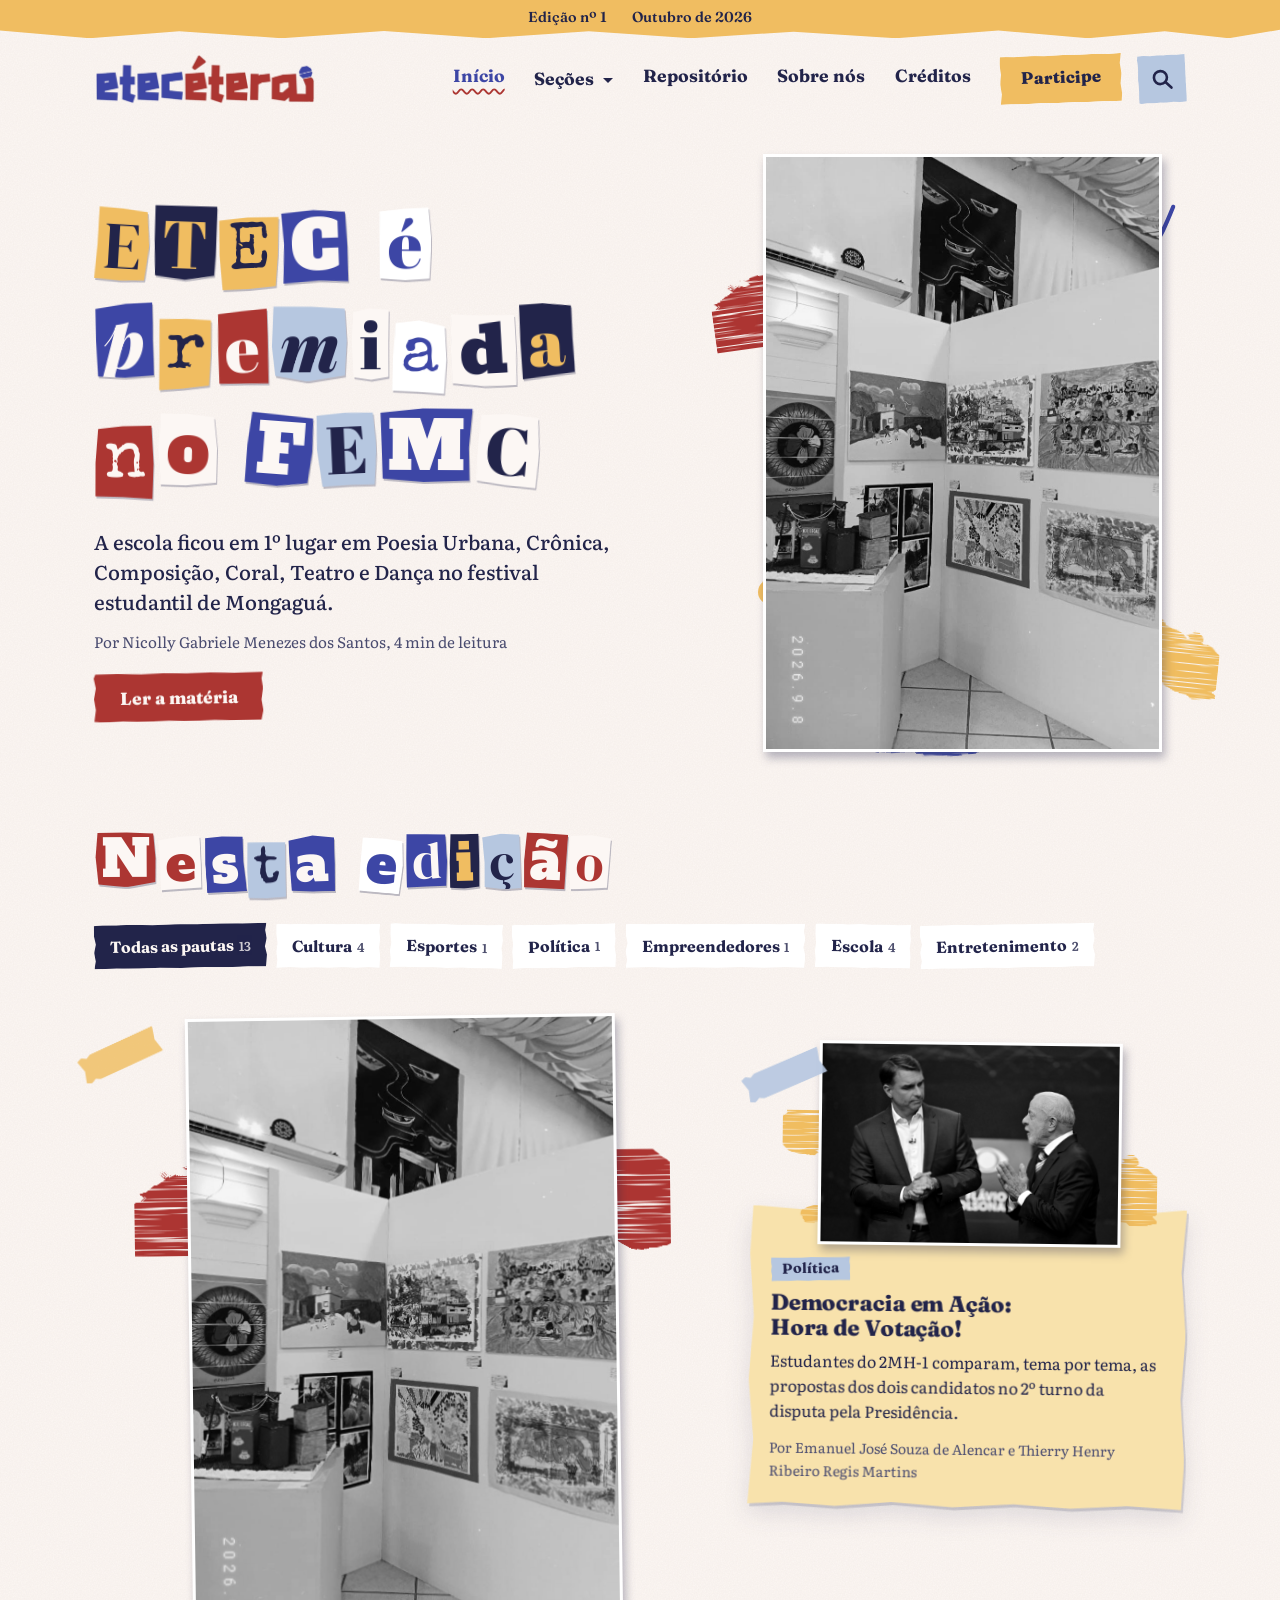
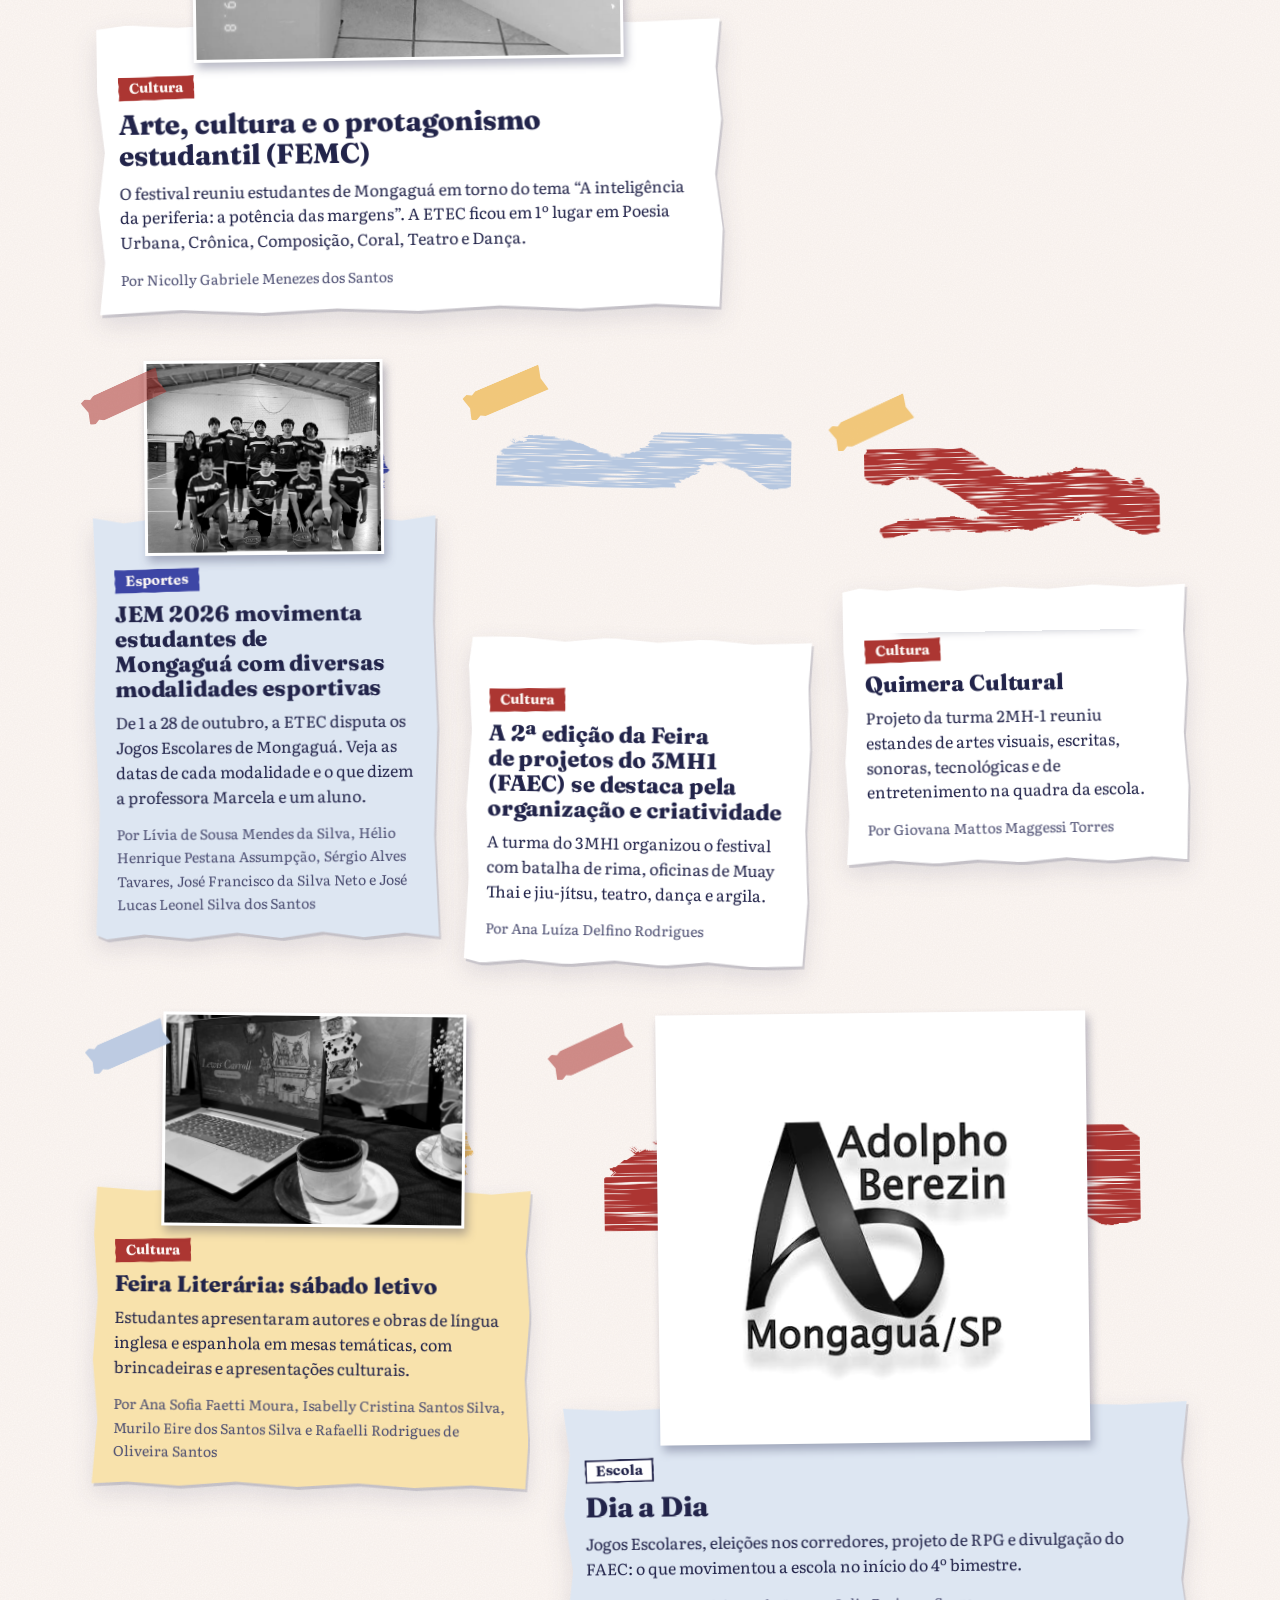
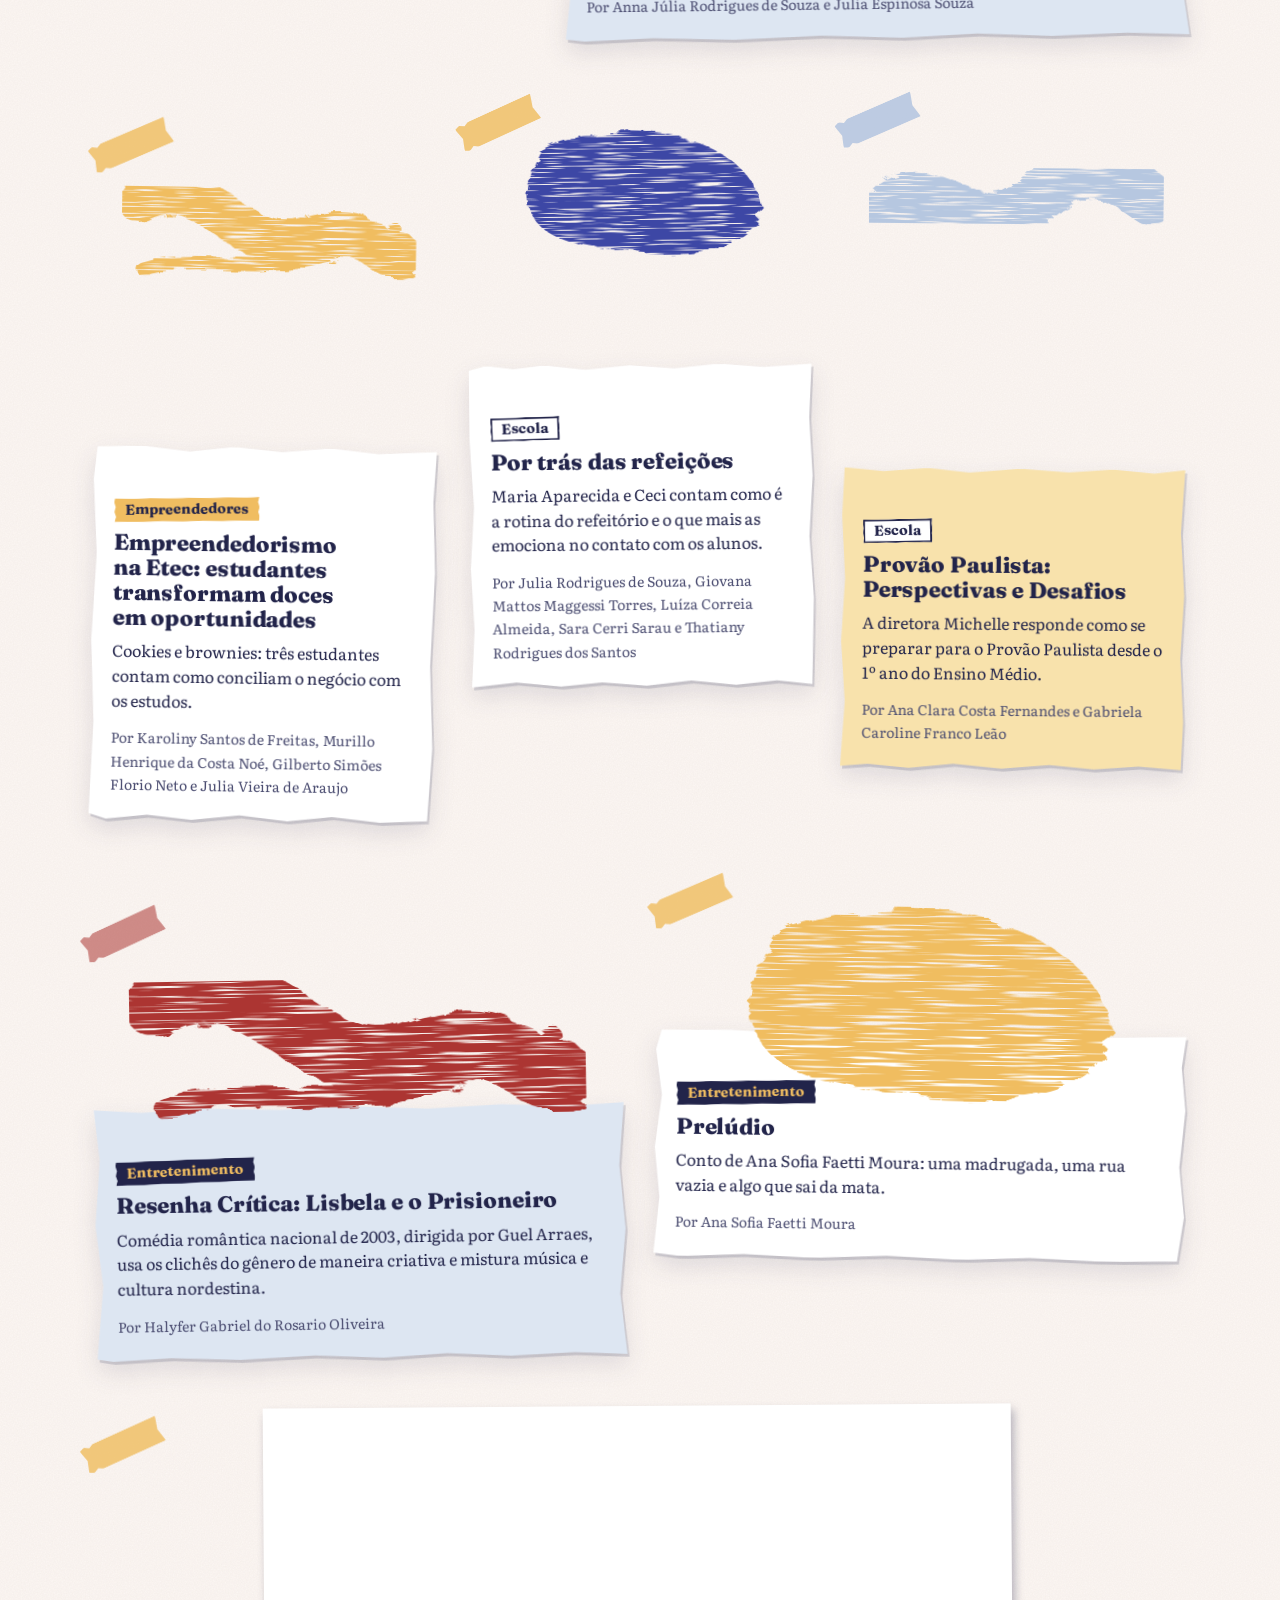
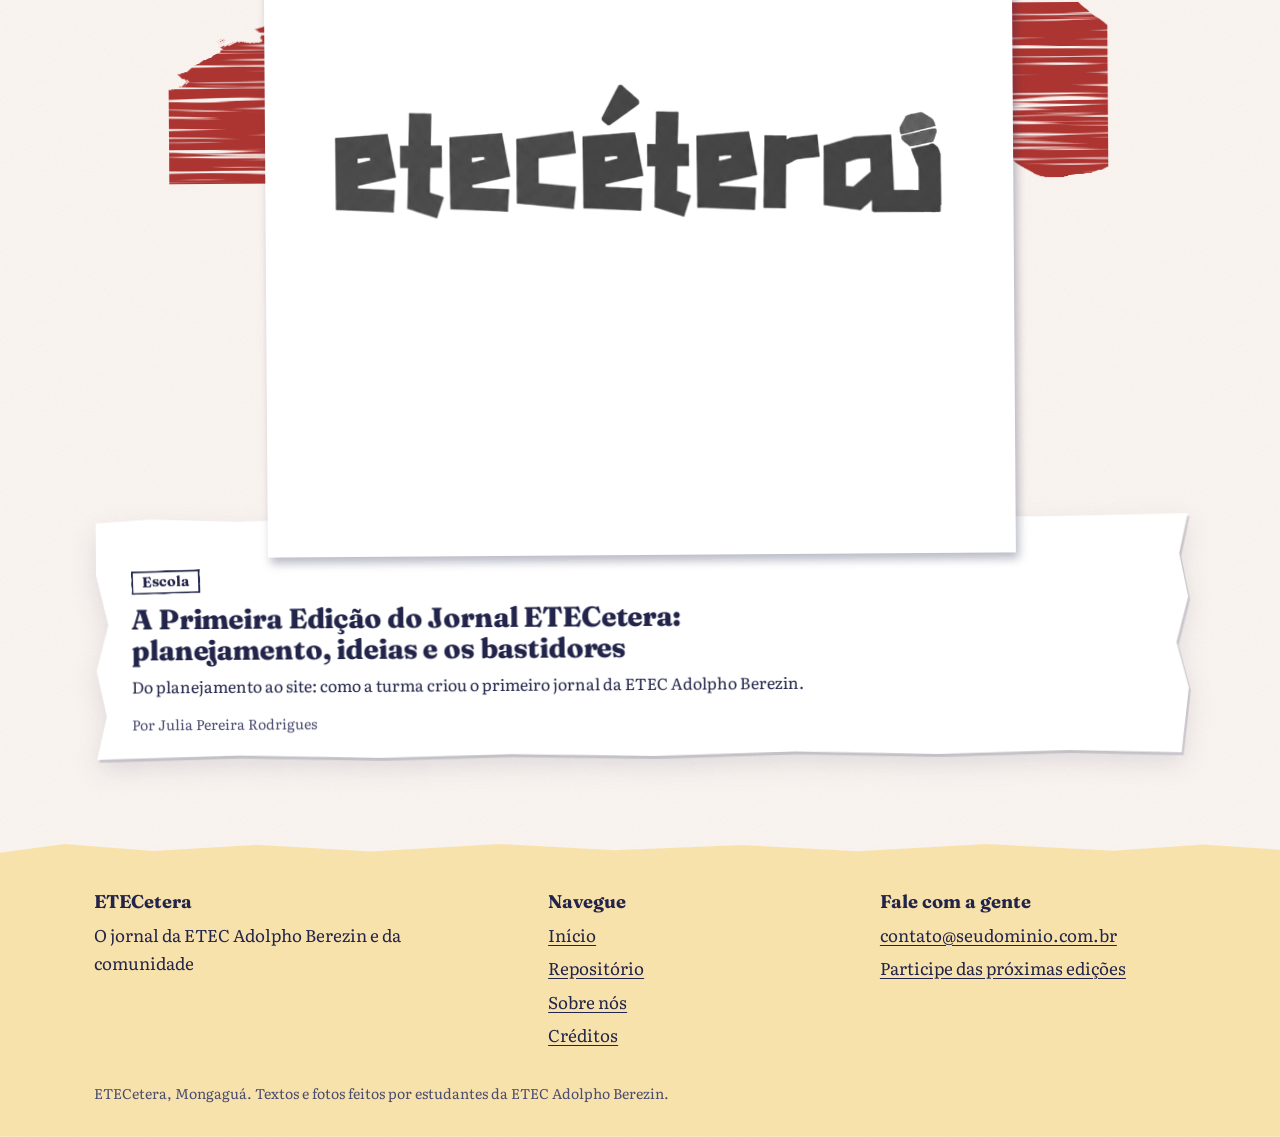
<file: ETECetera-site/site/index.html>
<!doctype html>
<html lang="pt-BR" data-fotos="pb">
<head>
<meta charset="utf-8">
<meta name="viewport" content="width=device-width, initial-scale=1">
<title>ETECetera | O jornal da ETEC Adolpho Berezin e da comunidade</title>
<meta name="description" content="Jornal da ETEC Adolpho Berezin e da comunidade de Mongaguá: cultura, esportes, política, empreendedores e a vida na escola.">
<meta name="theme-color" content="#FCF7F4">
<link rel="icon" href="data:image/svg+xml,%3Csvg xmlns='http://www.w3.org/2000/svg' viewBox='0 0 64 64'%3E%3Cpath d='M4 6 58 3 61 58 7 61Z' fill='%23AC3632'/%3E%3Ctext x='32' y='47' font-size='42' font-weight='900' text-anchor='middle' font-family='Georgia,serif' fill='%23FCF7F4'%3Ee%3C/text%3E%3C/svg%3E">
<link rel="preconnect" href="https://fonts.googleapis.com">
<link rel="preconnect" href="https://fonts.gstatic.com" crossorigin>
<link rel="stylesheet" href="https://fonts.googleapis.com/css2?family=Abril+Fatface&family=Alfa+Slab+One&family=Bevan&family=Caveat:wght@600;700&family=DM+Serif+Display&family=Fraunces:ital,opsz,wght@0,9..144,500..900;1,9..144,500..900&family=Literata:ital,opsz,wght@0,7..72,400..700;1,7..72,400..700&family=Playfair+Display:ital,wght@1,900&family=Special+Elite&display=swap">
<link rel="stylesheet" href="css/estilo.css">
</head>
<body data-pagina="inicio">
<main id="conteudo">
  <section class="miolo capa" id="capa" aria-label="Manchete da edição"></section>
  <section class="miolo pautas" id="pautas" aria-labelledby="titulo-pautas">
    <h2 class="pautas__titulo" id="titulo-pautas" data-recorte>Nesta edição</h2>
    <div class="filtros" id="filtros" role="group" aria-label="Filtrar pautas por seção"></div>
    <p class="filtros__estado" id="filtros-estado" aria-live="polite"></p>
    <div class="grade" id="grade"></div>
  </section>
</main>
<noscript><p class="noscript">Este site precisa do JavaScript ligado para mostrar as pautas. Ligue-o no navegador e atualize a página.</p></noscript>
<script src="js/dados.js"></script>
<script src="js/app.js"></script>
</body>
</html>
</file>
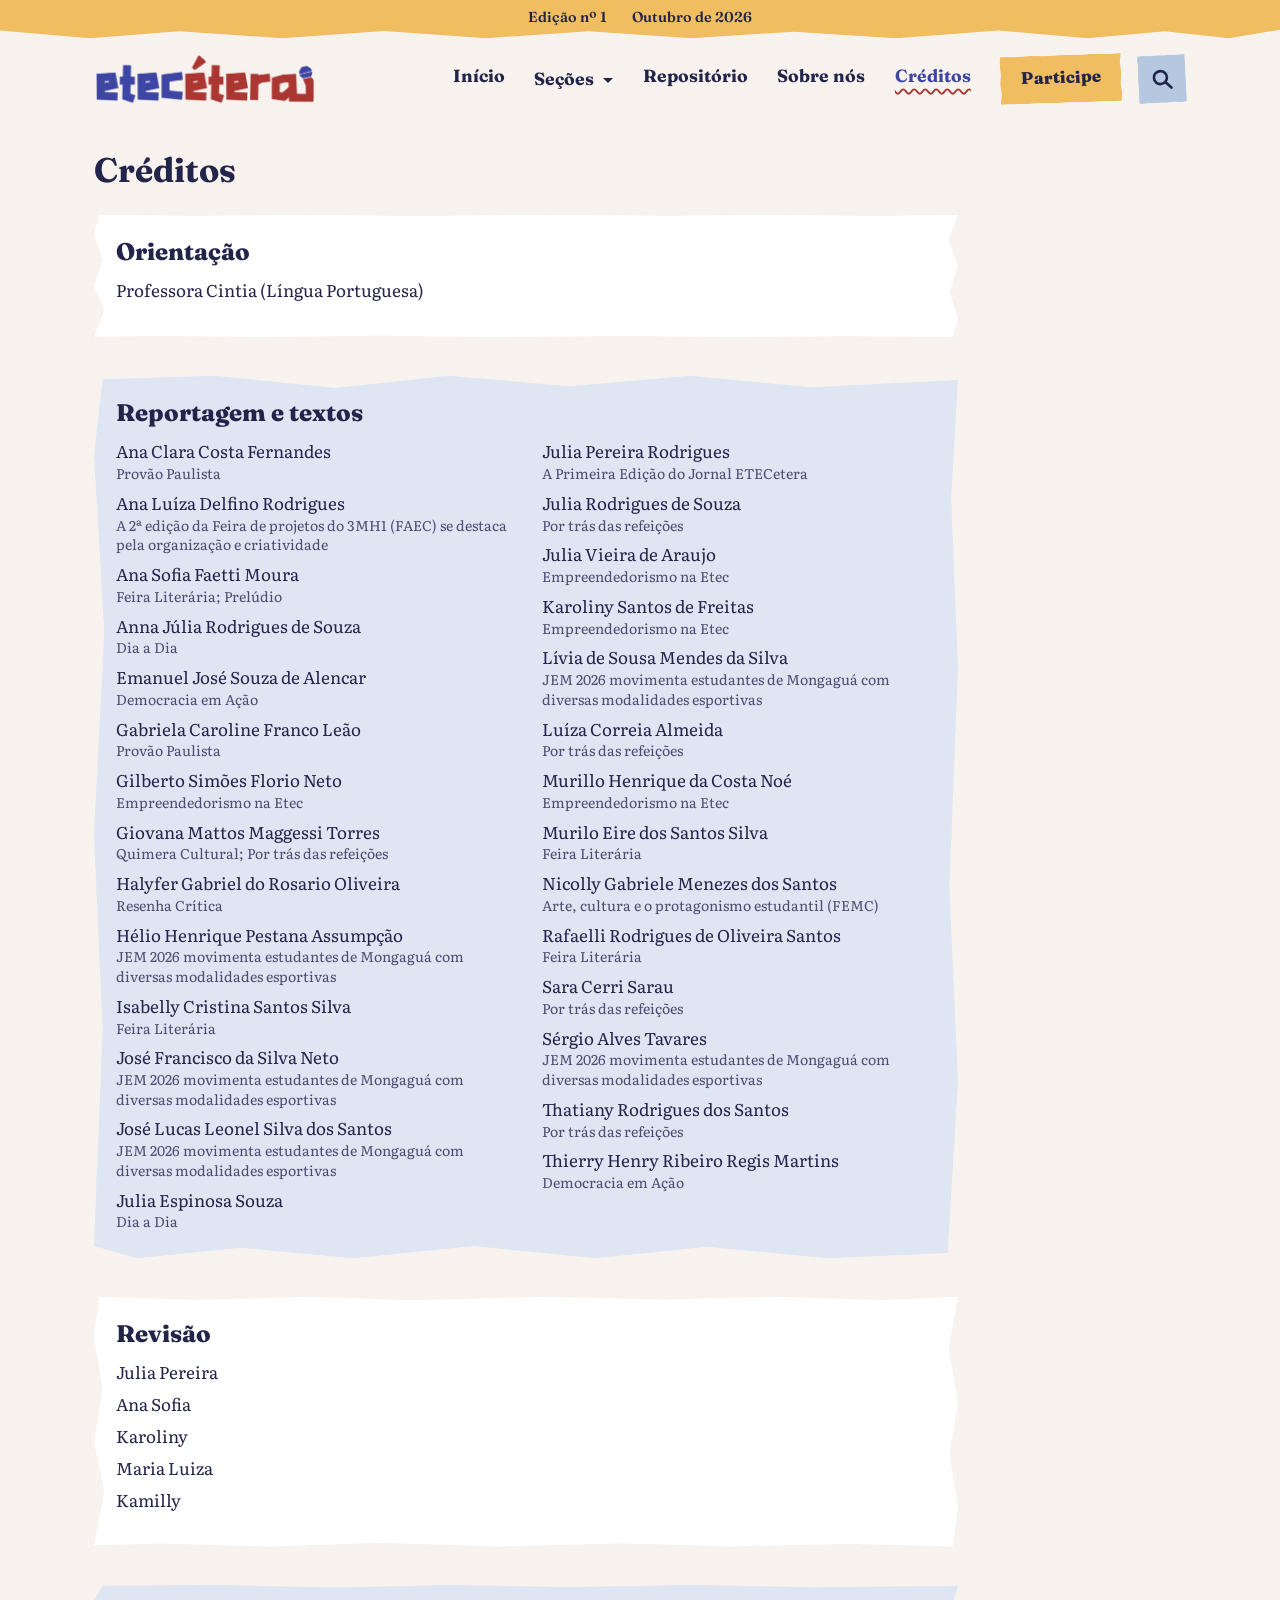
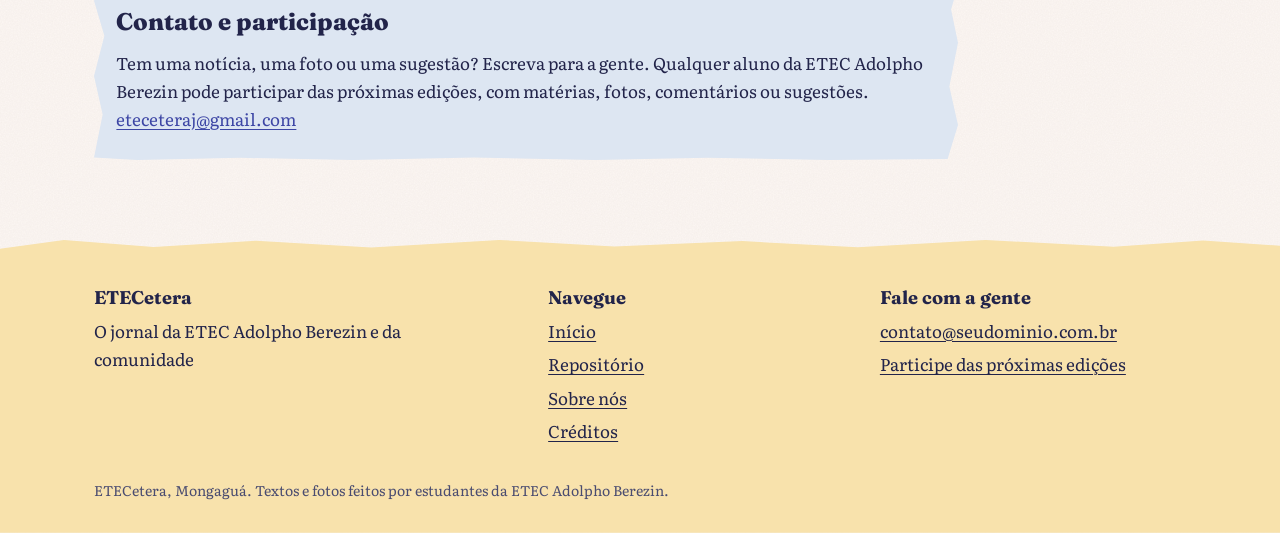
<file: ETECetera-site/site/creditos.html>
<!doctype html>
<html lang="pt-BR" data-fotos="pb">
<head>
<meta charset="utf-8">
<meta name="viewport" content="width=device-width, initial-scale=1">
<title>Créditos e contato | ETECetera</title>
<meta name="description" content="Quem fez o jornal ETECetera e como falar com a gente.">
<meta name="theme-color" content="#FCF7F4">
<link rel="icon" href="data:image/svg+xml,%3Csvg xmlns='http://www.w3.org/2000/svg' viewBox='0 0 64 64'%3E%3Cpath d='M4 6 58 3 61 58 7 61Z' fill='%23AC3632'/%3E%3Ctext x='32' y='47' font-size='42' font-weight='900' text-anchor='middle' font-family='Georgia,serif' fill='%23FCF7F4'%3Ee%3C/text%3E%3C/svg%3E">
<link rel="preconnect" href="https://fonts.googleapis.com">
<link rel="preconnect" href="https://fonts.gstatic.com" crossorigin>
<link rel="stylesheet" href="https://fonts.googleapis.com/css2?family=Abril+Fatface&family=Alfa+Slab+One&family=Bevan&family=Caveat:wght@600;700&family=DM+Serif+Display&family=Fraunces:ital,opsz,wght@0,9..144,500..900;1,9..144,500..900&family=Literata:ital,opsz,wght@0,7..72,400..700;1,7..72,400..700&family=Playfair+Display:ital,wght@1,900&family=Special+Elite&display=swap">
<link rel="stylesheet" href="css/estilo.css">
</head>
<body data-pagina="creditos">
<main id="conteudo">
  <div class="miolo pagina">
    <h1 class="pagina__titulo" data-recorte>Créditos</h1>
    <div class="creditos">
      <section aria-labelledby="c-orientacao">
        <h2 id="c-orientacao">Orientação</h2>
        <ul id="lista-orientacao"></ul>
      </section>
      <section aria-labelledby="c-autores">
        <h2 id="c-autores">Reportagem e textos</h2>
        <ul class="duas" id="lista-autores"></ul>
      </section>
      <section aria-labelledby="c-revisao">
        <h2 id="c-revisao">Revisão</h2>
        <ul id="lista-revisao"></ul>
      </section>
      <section id="contato" aria-labelledby="c-contato"> 
  <h2 id="c-contato">Contato e participação</h2> 
  <p>Tem uma notícia, uma foto ou uma sugestão? Escreva para a gente. Qualquer aluno da ETEC Adolpho Berezin pode participar das próximas edições, com matérias, fotos, comentários ou sugestões.</p> 
  <a id="contatoe" href="mailto:eteceteraj@gmail.com">eteceteraj@gmail.com</a> 
</section>

    </div>
  </div>
</main>
<noscript><p class="noscript">Este site precisa do JavaScript ligado para mostrar as pautas. Ligue-o no navegador e atualize a página.</p></noscript>
<script src="js/dados.js"></script>
<script src="js/app.js"></script>
</body>
</html>
</file>
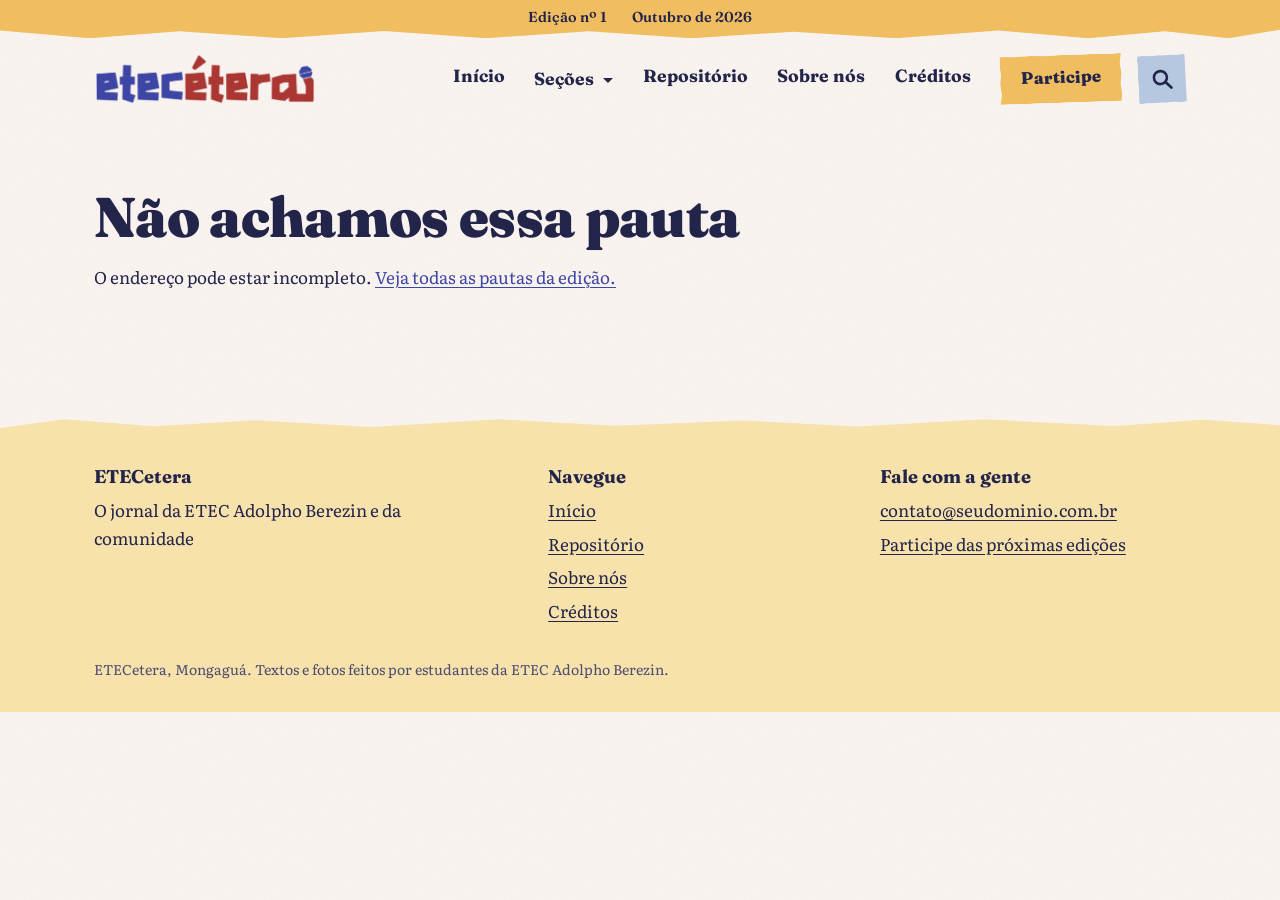
<file: ETECetera-site/site/materia.html>
<!doctype html>
<html lang="pt-BR" data-fotos="pb">
<head>
<meta charset="utf-8">
<meta name="viewport" content="width=device-width, initial-scale=1">
<title>Matéria | ETECetera</title>
<meta name="description" content="Leia a matéria completa no jornal ETECetera.">
<meta name="theme-color" content="#FCF7F4">
<link rel="icon" href="data:image/svg+xml,%3Csvg xmlns='http://www.w3.org/2000/svg' viewBox='0 0 64 64'%3E%3Cpath d='M4 6 58 3 61 58 7 61Z' fill='%23AC3632'/%3E%3Ctext x='32' y='47' font-size='42' font-weight='900' text-anchor='middle' font-family='Georgia,serif' fill='%23FCF7F4'%3Ee%3C/text%3E%3C/svg%3E">
<link rel="preconnect" href="https://fonts.googleapis.com">
<link rel="preconnect" href="https://fonts.gstatic.com" crossorigin>
<link rel="stylesheet" href="https://fonts.googleapis.com/css2?family=Abril+Fatface&family=Alfa+Slab+One&family=Bevan&family=Caveat:wght@600;700&family=DM+Serif+Display&family=Fraunces:ital,opsz,wght@0,9..144,500..900;1,9..144,500..900&family=Literata:ital,opsz,wght@0,7..72,400..700;1,7..72,400..700&family=Playfair+Display:ital,wght@1,900&family=Special+Elite&display=swap">
<link rel="stylesheet" href="css/estilo.css">
</head>
<body data-pagina="materia">
<main id="conteudo">
  <div class="materia" id="materia"></div>
</main>
<noscript><p class="noscript">Este site precisa do JavaScript ligado para mostrar as pautas. Ligue-o no navegador e atualize a página.</p></noscript>
<script src="js/dados.js"></script>
<script src="js/app.js"></script>
</body>
</html>
</file>
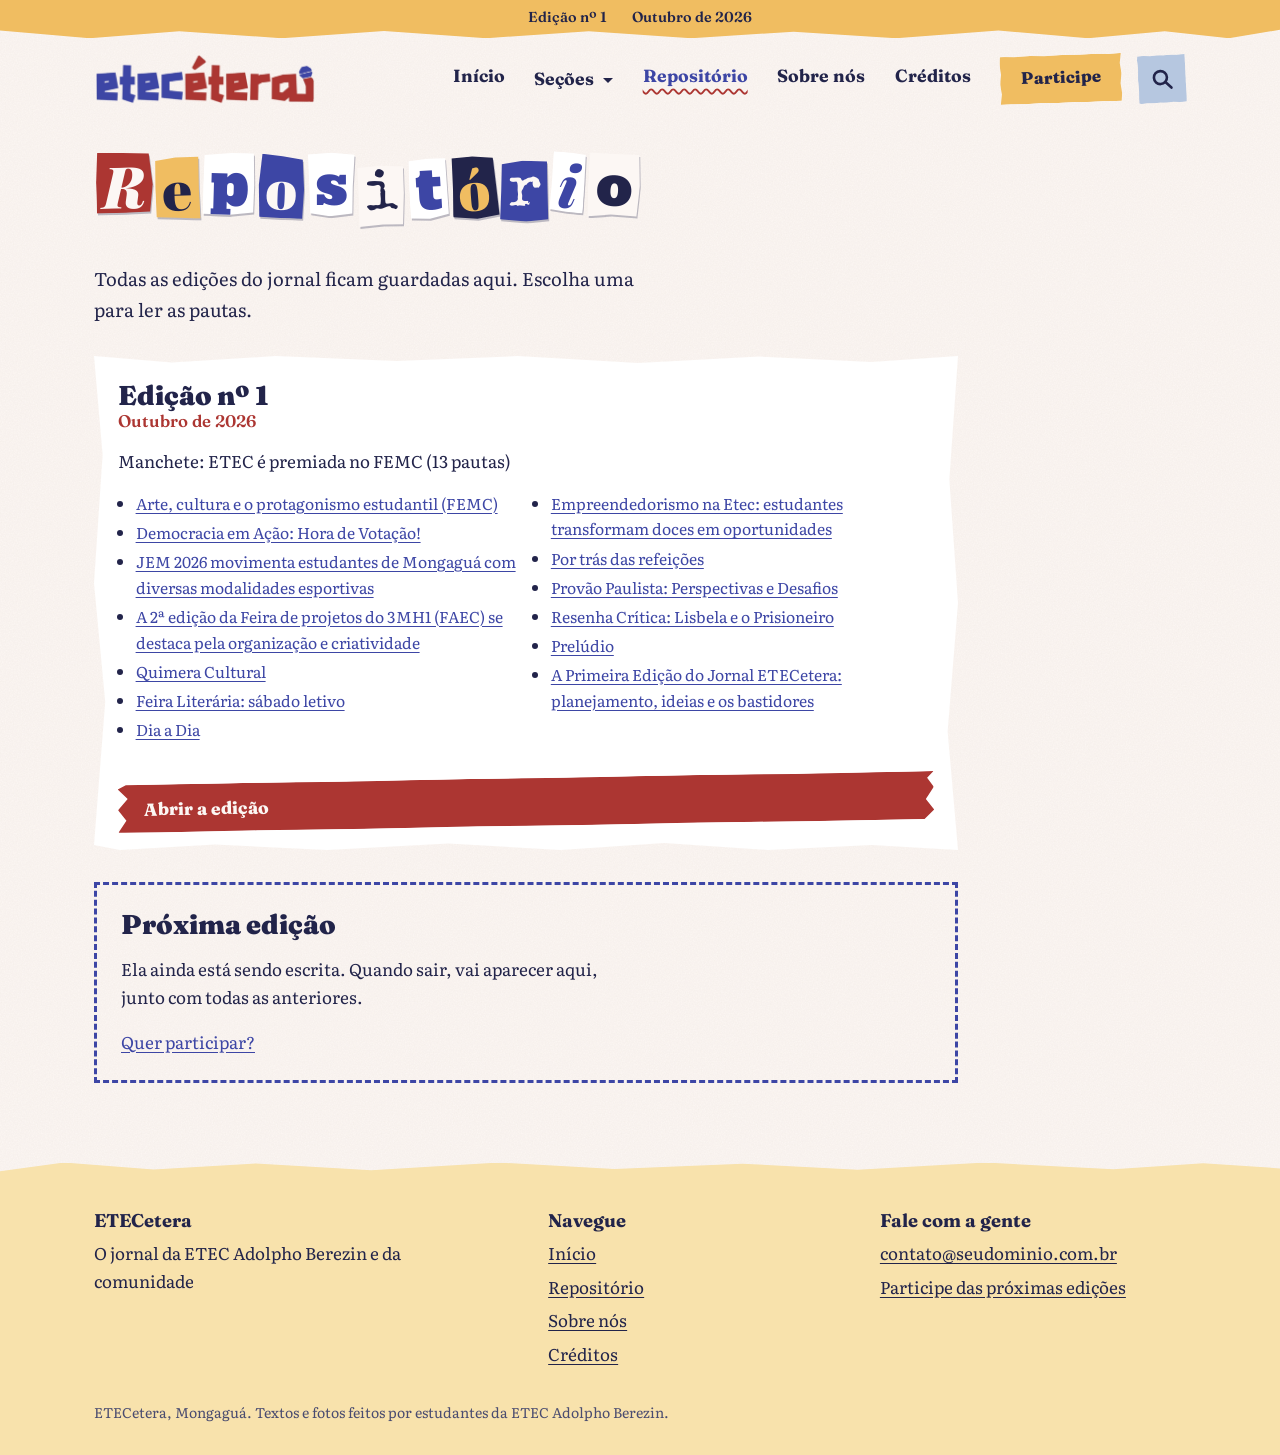
<file: ETECetera-site/site/repositorio.html>
<!doctype html>
<html lang="pt-BR" data-fotos="pb">
<head>
<meta charset="utf-8">
<meta name="viewport" content="width=device-width, initial-scale=1">
<title>Repositório | ETECetera</title>
<meta name="description" content="Todas as edições do jornal ETECetera.">
<meta name="theme-color" content="#FCF7F4">
<link rel="icon" href="data:image/svg+xml,%3Csvg xmlns='http://www.w3.org/2000/svg' viewBox='0 0 64 64'%3E%3Cpath d='M4 6 58 3 61 58 7 61Z' fill='%23AC3632'/%3E%3Ctext x='32' y='47' font-size='42' font-weight='900' text-anchor='middle' font-family='Georgia,serif' fill='%23FCF7F4'%3Ee%3C/text%3E%3C/svg%3E">
<link rel="preconnect" href="https://fonts.googleapis.com">
<link rel="preconnect" href="https://fonts.gstatic.com" crossorigin>
<link rel="stylesheet" href="https://fonts.googleapis.com/css2?family=Abril+Fatface&family=Alfa+Slab+One&family=Bevan&family=Caveat:wght@600;700&family=DM+Serif+Display&family=Fraunces:ital,opsz,wght@0,9..144,500..900;1,9..144,500..900&family=Literata:ital,opsz,wght@0,7..72,400..700;1,7..72,400..700&family=Playfair+Display:ital,wght@1,900&family=Special+Elite&display=swap">
<link rel="stylesheet" href="css/estilo.css">
</head>
<body data-pagina="repositorio">
<main id="conteudo">
  <div class="miolo pagina">
    <h1 class="pagina__titulo" data-recorte>Repositório</h1>
    <p style="max-width:34rem;margin-bottom:2rem;font-size:1.15rem">Todas as edições do jornal ficam guardadas aqui. Escolha uma para ler as pautas.</p>
    <div class="edicoes" id="edicoes"></div>
  </div>
</main>
<noscript><p class="noscript">Este site precisa do JavaScript ligado para mostrar as pautas. Ligue-o no navegador e atualize a página.</p></noscript>
<script src="js/dados.js"></script>
<script src="js/app.js"></script>
</body>
</html>
</file>
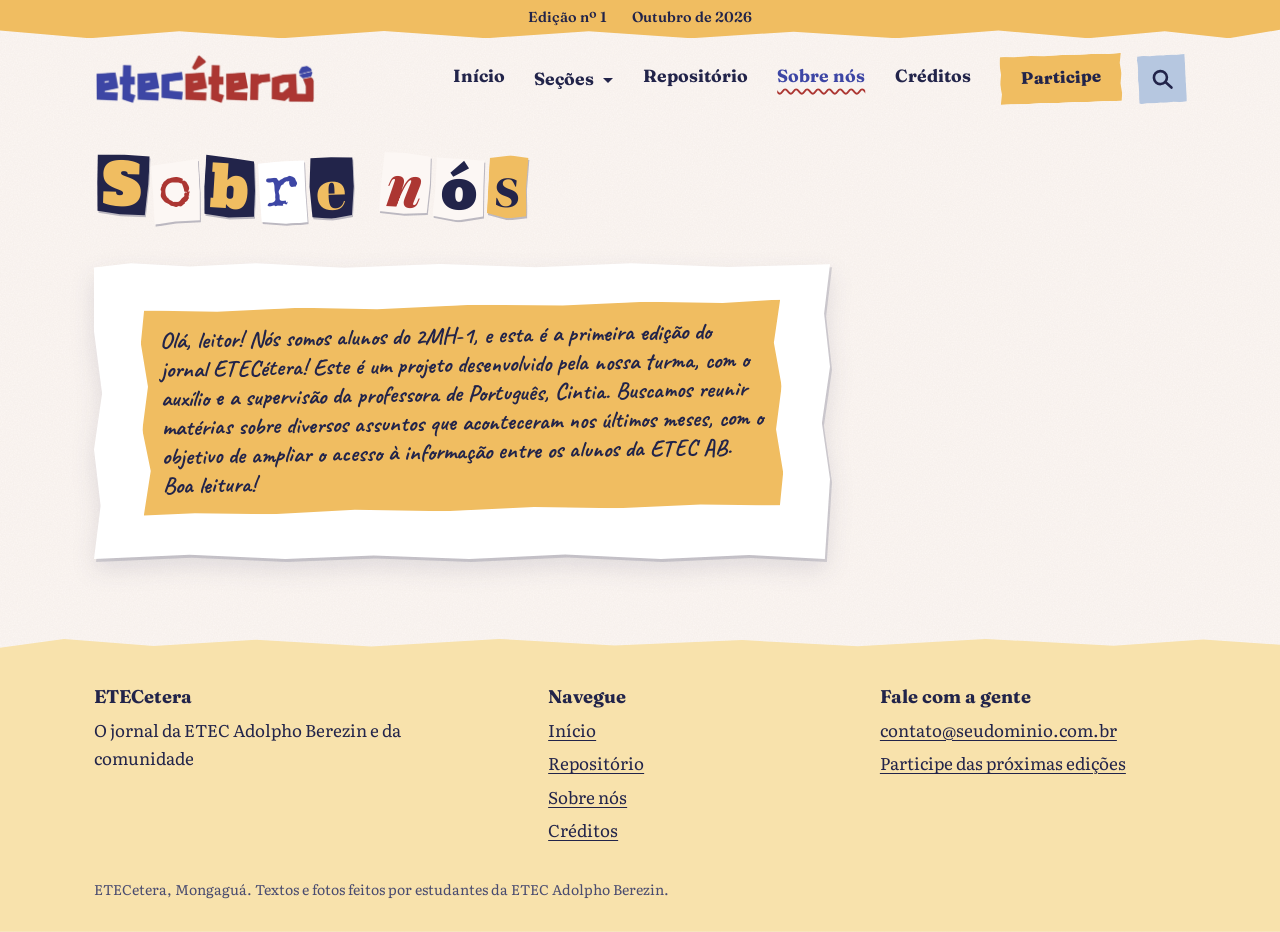
<file: ETECetera-site/site/sobre.html>
<!doctype html>
<html lang="pt-BR" data-fotos="pb">
<head>
<meta charset="utf-8">
<meta name="viewport" content="width=device-width, initial-scale=1">
<title>Sobre nós | ETECetera</title>
<meta name="description" content="A história do jornal ETECetera e da turma que o criou.">
<meta name="theme-color" content="#FCF7F4">
<link rel="icon" href="data:image/svg+xml,%3Csvg xmlns='http://www.w3.org/2000/svg' viewBox='0 0 64 64'%3E%3Cpath d='M4 6 58 3 61 58 7 61Z' fill='%23AC3632'/%3E%3Ctext x='32' y='47' font-size='42' font-weight='900' text-anchor='middle' font-family='Georgia,serif' fill='%23FCF7F4'%3Ee%3C/text%3E%3C/svg%3E">
<link rel="preconnect" href="https://fonts.googleapis.com">
<link rel="preconnect" href="https://fonts.gstatic.com" crossorigin>
<link rel="stylesheet" href="https://fonts.googleapis.com/css2?family=Abril+Fatface&family=Alfa+Slab+One&family=Bevan&family=Caveat:wght@600;700&family=DM+Serif+Display&family=Fraunces:ital,opsz,wght@0,9..144,500..900;1,9..144,500..900&family=Literata:ital,opsz,wght@0,7..72,400..700;1,7..72,400..700&family=Playfair+Display:ital,wght@1,900&family=Special+Elite&display=swap">
<link rel="stylesheet" href="css/estilo.css">
</head>
<body data-pagina="sobre">
<main id="conteudo">
  <div class="miolo pagina">
    <h1 class="pagina__titulo" data-recorte>Sobre nós</h1>
    <div class="folha-moldura">
      <div class="folha texto" id="texto-sobre">
        <!--
          COMO EDITAR ESTA PÁGINA
          Apague a nota amarela abaixo e cole o texto do grupo no lugar.
          Use <p>...</p> para cada parágrafo, <h2>...</h2> para subtítulos
          e <img src="imagens/nome-da-foto.png" alt="descrição da foto"> para imagens.
        -->
        <p class="nota-pendente">Olá, leitor!
Nós somos alunos do 2MH-1, e esta é a primeira edição do jornal ETECétera! Este é um projeto desenvolvido pela nossa turma, com o auxílio e a supervisão da professora de Português, Cintia.
Buscamos reunir matérias sobre diversos assuntos que aconteceram nos últimos meses, com o objetivo de ampliar o acesso à informação entre os alunos da ETEC AB.
Boa leitura!</p>
      </div>
    </div>
  </div>
</main>
<noscript><p class="noscript">Este site precisa do JavaScript ligado para mostrar as pautas. Ligue-o no navegador e atualize a página.</p></noscript>
<script src="js/dados.js"></script>
<script src="js/app.js"></script>
</body>
</html>
</file>
<file: ETECetera-site/site/css/estilo.css>
/* ETECetera — estilo de colagem
   Cores da identidade: creme #FCF7F4, vermelho #AC3632, azul #3D46A5, azul-claro #B6C7E0, amarelo #F0BD61.
   Feito para celular primeiro; telas maiores entram nos @media no fim de cada bloco. */

:root {
  --papel: #FCF7F4;
  --vermelho: #AC3632;
  --azul: #3D46A5;
  --ceu: #B6C7E0;
  --sol: #F0BD61;
  --tinta: #22244A;
  --tinta-suave: #4A4C70;
  --sol-claro: #F8E2AC;
  --ceu-claro: #DDE6F2;
  --branco: #FFFFFF;

  --f-titulo: "Fraunces", "Iowan Old Style", "Palatino Linotype", Georgia, serif;
  --f-texto: "Literata", "Charter", "Bitstream Charter", Georgia, serif;
  --f-mao: "Caveat", "Segoe Print", "Bradley Hand", cursive;

  --gut: clamp(16px, 4.5vw, 44px);
  --max: 1180px;

  /* contorno branco de adesivo + sombra */
  --borda-adesivo: drop-shadow(3px 0 0 #fff) drop-shadow(-3px 0 0 #fff) drop-shadow(0 3px 0 #fff) drop-shadow(0 -3px 0 #fff);
  --sombra-adesivo: drop-shadow(3px 6px 5px rgba(34, 36, 74, .32));
  --sombra-papel: drop-shadow(2px 3px 0 rgba(34, 36, 74, .16)) drop-shadow(0 10px 12px rgba(34, 36, 74, .12));

  /* recortes irregulares (bordas de papel rasgado) */
  --rasgo-1: polygon(0 1.4%, 5% 0, 13% 1.1%, 22% 0, 34% 1.5%, 47% .2%, 60% 1.3%, 73% 0, 86% 1.2%, 100% .3%, 99.2% 17%, 100% 35%, 98.9% 54%, 100% 73%, 99.3% 100%, 89% 98.7%, 77% 100%, 64% 98.5%, 51% 100%, 38% 98.8%, 26% 100%, 13% 98.6%, 0 100%, .9% 82%, 0 63%, 1.1% 44%, 0 23%);
  --rasgo-2: polygon(.6% 0, 12% 1.2%, 25% 0, 37% 1.4%, 52% 0, 66% 1.1%, 79% 0, 91% 1.3%, 100% 0, 98.9% 21%, 100% 42%, 99% 63%, 100% 84%, 99.4% 100%, 87% 98.9%, 74% 100%, 61% 98.7%, 47% 100%, 33% 98.5%, 20% 100%, 8% 98.8%, 0 99.5%, 1.2% 78%, 0 58%, 1% 37%, 0 16%);
  --rasgo-3: polygon(0 0, 9% 1.3%, 21% 0, 35% 1%, 49% 0, 63% 1.4%, 77% .1%, 90% 1.2%, 100% 0, 99% 25%, 100% 50%, 98.8% 76%, 100% 100%, 90% 99%, 78% 100%, 66% 98.6%, 54% 100%, 41% 98.7%, 27% 100%, 14% 98.9%, 3% 100%, 0 99%, 1.3% 70%, 0 46%, 1% 20%);
  --rasgo-4: polygon(1% .4%, 14% 0, 28% 1.4%, 41% 0, 55% 1.2%, 69% 0, 83% 1.3%, 100% .5%, 99.2% 14%, 100% 33%, 99% 58%, 100% 80%, 98.8% 99.4%, 85% 100%, 71% 98.7%, 58% 100%, 44% 98.6%, 30% 100%, 17% 98.8%, 5% 100%, 0 98.6%, 1% 74%, 0 52%, 1.2% 29%, 0 9%);
}

*, *::before, *::after { box-sizing: border-box; }
html { -webkit-text-size-adjust: 100%; scroll-behavior: smooth; }
body {
  margin: 0;
  font-family: var(--f-texto);
  font-size: 1.0625rem;
  line-height: 1.65;
  color: var(--tinta);
  background-color: var(--papel);
  /* fibras de papel, bem sutis */
  background-image: url("data:image/svg+xml,%3Csvg xmlns='http://www.w3.org/2000/svg' width='240' height='240'%3E%3Cfilter id='n'%3E%3CfeTurbulence type='fractalNoise' baseFrequency='.75' numOctaves='2' stitchTiles='stitch'/%3E%3CfeColorMatrix values='0 0 0 0 .42  0 0 0 0 .3  0 0 0 0 .2  0 0 0 .09 0'/%3E%3C/filter%3E%3Crect width='100%25' height='100%25' filter='url(%23n)'/%3E%3C/svg%3E");
  overflow-x: hidden;
}
img { max-width: 100%; }
main { overflow-x: clip; }
a { color: var(--azul); text-underline-offset: .2em; }
a:hover { color: var(--vermelho); }
h1, h2, h3, h4 { font-family: var(--f-titulo); line-height: 1.12; margin: 0; }
p { margin: 0; }
:focus-visible { outline: 3px solid var(--azul); outline-offset: 3px; box-shadow: 0 0 0 6px var(--sol); border-radius: 2px; }
.so-leitor { position: absolute !important; width: 1px; height: 1px; overflow: hidden; clip: rect(0 0 0 0); white-space: nowrap; }
.pular { position: absolute; left: 8px; top: -60px; z-index: 100; background: var(--tinta); color: var(--papel); padding: .6rem 1rem; }
.pular:focus { top: 8px; }
.miolo { width: 100%; max-width: var(--max); margin-inline: auto; padding-inline: var(--gut); }

/* ---------- faixa da edição ---------- */
.faixa {
  background: var(--sol);
  color: var(--tinta);
  font-family: var(--f-titulo);
  font-weight: 600;
  font-size: .9rem;
  display: flex; justify-content: center; gap: 1.6rem; flex-wrap: wrap;
  padding: .35rem var(--gut) .55rem;
  clip-path: polygon(0 0, 100% 0, 100% 78%, 96% 100%, 91% 82%, 85% 100%, 78% 80%, 70% 100%, 62% 83%, 54% 100%, 46% 82%, 38% 100%, 30% 81%, 22% 100%, 14% 82%, 7% 100%, 0 80%);
}

/* ---------- topo e menu ---------- */
.topo { position: relative; z-index: 20; }
.topo__linha { display: flex; align-items: center; justify-content: space-between; gap: 1rem; padding-block: .9rem .6rem; }
.logo { display: inline-flex; align-items: center; text-decoration: none; line-height: 1; }
.logo img { display: block; height: 44px; width: auto; }
.logo__texto { font-family: "Bevan", var(--f-titulo); font-size: 1.9rem; transform: rotate(-2deg); display: inline-block; }
.logo__texto b { color: var(--azul); font-weight: 400; }
.logo__texto i { color: var(--vermelho); font-style: normal; }

.menu-botao {
  appearance: none; border: 0; cursor: pointer;
  font: 700 1rem var(--f-titulo); color: var(--papel); background: var(--azul);
  padding: .65rem 1.1rem; min-height: 48px; order: 3;
  clip-path: var(--rasgo-3); transform: rotate(1.5deg);
}
.menu-botao[aria-expanded="true"] { background: var(--vermelho); }
.topo__linha { flex-wrap: wrap; }
.logo { order: 1; }
.lupa { order: 2; margin-left: auto; }
.nav { order: 4; flex-basis: 100%; display: none; padding-bottom: .8rem; }
.nav.aberto { display: block; }
.menu { list-style: none; margin: 0; padding: 0; width: 100%; }
.menu > li { margin-top: .45rem; position: relative; }
.menu a, .menu .menu__botao {
  display: block; width: 100%; text-align: left; text-decoration: none; cursor: pointer;
  font: 700 1.1rem var(--f-titulo); color: var(--tinta);
  background: var(--branco); border: 0; padding: .8rem 1rem; min-height: 48px;
  clip-path: var(--rasgo-1);
}
.menu li:nth-child(even) > a, .menu li:nth-child(even) > .menu__botao { background: var(--sol-claro); }
.menu a:hover, .menu .menu__botao:hover { color: var(--vermelho); }
.menu a[aria-current="page"] { background: var(--ceu-claro); color: var(--azul); text-decoration: underline wavy var(--vermelho) 2px; text-underline-offset: 6px; }
.menu__botao::after { content: ""; display: inline-block; margin-left: .55rem; border: .32em solid transparent; border-top-color: currentColor; border-bottom: 0; vertical-align: .12em; }
.menu__botao[aria-expanded="true"]::after { transform: rotate(180deg); }
.sub { list-style: none; margin: .35rem 0 0 1rem; padding: 0; display: none; }
.sub.aberto { display: block; }
.sub li + li { margin-top: .3rem; }
.menu .sub a { font-size: 1rem; background: var(--papel); padding: .6rem .9rem; border-left: 6px solid var(--cor, var(--azul)); clip-path: none; min-height: 44px; }

.lupa {
  appearance: none; border: 0; cursor: pointer; width: 48px; height: 48px; display: inline-grid; place-items: center;
  background: var(--ceu); color: var(--tinta); clip-path: var(--rasgo-4); transform: rotate(-3deg);
}
.lupa:hover { background: var(--sol); }
.lupa svg { width: 24px; height: 24px; }
.participe {
  display: inline-block; margin-top: .8rem; text-decoration: none; font: 800 1.05rem var(--f-titulo); color: var(--tinta);
  background: var(--sol); padding: .75rem 1.3rem; min-height: 48px; clip-path: var(--rasgo-2); transform: rotate(-2deg);
}
.participe:hover { color: var(--papel); background: var(--vermelho); }

@media (min-width: 62rem) {
  .menu-botao { display: none; }
  .topo__linha { flex-wrap: nowrap; padding-bottom: .9rem; }
  .logo { order: 1; }
  .nav { order: 2; display: flex; flex-basis: auto; align-items: center; gap: 1rem; padding: 0; margin-left: auto; }
  .lupa { order: 3; margin-left: 0; }
  .menu { display: flex; align-items: center; gap: .15rem; width: auto; }
  .menu > li { margin: 0; }
  .menu a, .menu .menu__botao {
    background: transparent !important; clip-path: none; padding: .55rem .85rem; min-height: 44px; width: auto; border-radius: 3px;
    transition: background-color .15s, transform .15s;
  }
  .menu a:hover, .menu .menu__botao:hover { background: var(--sol-claro) !important; transform: rotate(-1.5deg); }
  .menu a[aria-current="page"] { background: transparent !important; }
  .sub {
    position: absolute; left: 0; top: calc(100% + 6px); min-width: 15rem; margin: 0; padding: .8rem; z-index: 30;
    background: var(--branco); clip-path: var(--rasgo-1);
  }
  .menu .sub a { width: 100%; background: var(--papel) !important; }
  .menu .sub a:hover { background: var(--sol-claro) !important; transform: none; }
  .participe { margin: 0; }
  .logo img { height: 52px; }
}

/* ---------- busca (lupa) ---------- */
.busca { position: fixed; inset: 0; z-index: 60; background: rgba(34, 36, 74, .5); display: none; padding: 5vh var(--gut); overflow-y: auto; }
.busca.aberta { display: block; }
.busca__moldura { max-width: 42rem; margin: 0 auto; filter: var(--sombra-papel); }
.busca__painel { background: var(--papel); clip-path: var(--rasgo-2); padding: 1.4rem 1.3rem 1.6rem; }
.busca__topo { display: flex; align-items: center; justify-content: space-between; gap: 1rem; margin-bottom: .6rem; }
.busca__titulo { font-size: 1.4rem; font-weight: 800; }
.busca__fechar { appearance: none; border: 0; cursor: pointer; background: var(--vermelho); color: var(--papel); font: 700 1rem var(--f-titulo); padding: .5rem .9rem; min-height: 44px; clip-path: var(--rasgo-3); }
.busca__campo { width: 100%; font: 500 1.35rem var(--f-texto); color: var(--tinta); background: var(--branco); border: 0; border-bottom: 4px solid var(--azul); padding: .7rem .8rem; border-radius: 0; }
.busca__campo::placeholder { color: #6a6c8c; }
.busca__estado { margin-top: .8rem; font-size: .95rem; color: var(--tinta-suave); min-height: 1.5em; }
.busca__lista { list-style: none; margin: .4rem 0 0; padding: 0; max-height: 52vh; overflow-y: auto; }
.busca__lista li + li { margin-top: .5rem; }
.busca__lista a { display: block; text-decoration: none; color: var(--tinta); background: var(--branco); padding: .8rem .9rem; border-left: 6px solid var(--cor, var(--azul)); }
.busca__lista a:hover, .busca__lista a:focus-visible { background: var(--sol-claro); }
.busca__lista strong { display: block; font: 700 1.1rem/1.25 var(--f-titulo); }
.busca__origem { display: flex; gap: .9rem; flex-wrap: wrap; font-size: .85rem; color: var(--tinta-suave); margin: .15rem 0 .25rem; }
.busca__trecho { font-size: .95rem; line-height: 1.5; }
mark { background: var(--sol); color: var(--tinta); padding: 0 .12em; border-radius: 2px; }

/* ---------- títulos em letras recortadas ---------- */
.recorte-titulo { display: block; line-height: 1.25; filter: drop-shadow(1px 2px 0 rgba(34, 36, 74, .28)); font-size: var(--tam, 2.4rem); }
.recorte-titulo .palavra { display: inline-block; white-space: nowrap; margin: 0 .22em .18em 0; }
.recorte-titulo .letra {
  display: inline-block; font-family: var(--f); font-weight: var(--w, 400); font-style: var(--s, normal);
  color: var(--fg); background: var(--bg); padding: .03em .13em .01em; margin: 0 .02em;
  line-height: 1.08; transform: translateY(var(--y)) rotate(var(--r)); clip-path: var(--clip);
}
@media (prefers-reduced-motion: no-preference) {
  .manchete .letra { animation: colar .55s cubic-bezier(.2, .8, .3, 1.15) both; animation-delay: calc(var(--i) * 38ms + 120ms); }
}
@keyframes colar { from { opacity: 0; transform: translateY(-.35em) rotate(calc(var(--r) + 9deg)) scale(1.18); } to { opacity: 1; } }

/* ---------- capa da edição ---------- */
.capa { display: grid; gap: 1.5rem; padding-block: 1.6rem 2.2rem; align-items: center; }
.manchete { --tam: clamp(2.3rem, 11.5vw, 4.2rem); margin-bottom: 1.1rem; }
.capa__linha-fina { font: 500 1.25rem/1.5 var(--f-texto); max-width: 34rem; }
.capa__autoria { margin-top: .8rem; font-size: .95rem; color: var(--tinta-suave); }
.botao {
  display: inline-block; margin-top: 1.2rem; text-decoration: none; font: 800 1.1rem var(--f-titulo);
  color: var(--papel); background: var(--vermelho); padding: .85rem 1.6rem; min-height: 48px; clip-path: var(--rasgo-4); transform: rotate(-1deg);
}
.botao:hover { background: var(--azul); color: var(--papel); }
.capa__palco { position: relative; min-height: 20rem; display: grid; place-items: end center; isolation: isolate; }
.palco { position: relative; }
.pincel { position: absolute; z-index: -1; pointer-events: none; overflow: visible; }
.pincel-1 { color: var(--vermelho); width: 92%; left: -6%; top: 6%; transform: rotate(-8deg); }
.pincel-2 { color: var(--sol); width: 78%; right: -8%; bottom: 8%; transform: rotate(6deg); }
.pincel-3 { color: var(--azul); width: 70%; left: 4%; bottom: -2%; transform: rotate(-3deg); opacity: .95; }
.rabisco { color: var(--azul); width: 46%; right: 2%; top: 0; transform: rotate(8deg); }
.pontos { color: var(--sol); width: 34%; left: 0; bottom: 18%; }
.capa__palco .foto { width: min(88%, 26rem); margin-bottom: 1rem; }
@media (min-width: 52rem) {
  .capa { grid-template-columns: 1.15fr .85fr; gap: 2.5rem; padding-block: 2.4rem 3rem; }
  .capa__palco { min-height: 29rem; }
}

/* ---------- fotos (efeito adesivo) ---------- */
.foto { margin: 0; position: relative; }
.foto img { display: block; width: 100%; height: auto; filter: var(--borda-adesivo) var(--sombra-adesivo); transition: filter .25s; }
[data-fotos="pb"] .foto img { filter: grayscale(1) contrast(1.08) var(--borda-adesivo) var(--sombra-adesivo); }
[data-fotos="pb"] a:hover .foto img, [data-fotos="pb"] a:focus-visible .foto img, [data-fotos="pb"] .foto:hover img { filter: grayscale(0) contrast(1.02) var(--borda-adesivo) var(--sombra-adesivo); }
.foto figcaption { font: 700 1.45rem/1.1 var(--f-mao); color: var(--vermelho); margin-top: .5rem; transform: rotate(-2deg); text-align: center; }
/* quando o arquivo da imagem ainda não existe */
.foto.sem-foto { aspect-ratio: 4 / 3; display: grid; place-items: center; text-align: center; padding: 1rem; background: repeating-linear-gradient(135deg, var(--ceu-claro) 0 10px, var(--papel) 10px 20px); clip-path: var(--rasgo-3); transform: rotate(-1.5deg); filter: none; }
.foto.sem-foto img { display: none; }
.sem-foto__texto { font: 700 1.35rem/1.2 var(--f-mao); color: var(--tinta); background: var(--sol); padding: .4rem .7rem; clip-path: var(--rasgo-2); max-width: 90%; overflow-wrap: anywhere; }

/* ---------- pautas: filtro e cartões ---------- */
.pautas { padding-block: 1rem 3.5rem; }
.pautas__titulo { --tam: clamp(2rem, 9vw, 3.2rem); margin-bottom: 1.1rem; }
.filtros { display: flex; flex-wrap: wrap; gap: .6rem; margin-bottom: .5rem; }
.filtro {
  appearance: none; border: 0; cursor: pointer; font: 700 1rem var(--f-titulo); color: var(--tinta); background: var(--branco);
  padding: .6rem 1rem; min-height: 44px; clip-path: var(--rasgo-1); border-bottom: 0; position: relative;
}
.filtro:nth-child(3n) { transform: rotate(1deg); }
.filtro:nth-child(3n+1) { transform: rotate(-1deg); }
.filtro:hover { background: var(--sol-claro); }
.filtro[aria-pressed="true"] { background: var(--tinta); color: var(--papel); }
.filtro small { font: 600 .8rem var(--f-texto); margin-left: .3rem; opacity: .8; }
.filtros__estado { font-size: .95rem; color: var(--tinta-suave); margin-bottom: 1.4rem; min-height: 1.4em; }

.grade { display: grid; gap: 2.6rem 1.6rem; grid-template-columns: 1fr; align-items: start; }
.cartao { position: relative; transform: rotate(var(--giro, 0deg)); transition: transform .2s; }
.cartao:hover, .cartao:focus-within { transform: rotate(0deg) translateY(-3px); }
.cartao__link { display: block; text-decoration: none; color: inherit; }
.cartao__link:hover { color: inherit; }
.cartao__palco { position: relative; z-index: 2; display: grid; place-items: end center; min-height: 11rem; margin-bottom: -2.2rem; isolation: isolate; }
.cartao__palco .pincel { width: 86%; z-index: -1; left: 7%; top: 10%; }
.cartao__palco .foto { width: 68%; }
.cartao__moldura { filter: var(--sombra-papel); }
.cartao__papel { padding: 2.9rem 1.3rem 1.5rem; background: var(--branco); clip-path: var(--rasgo-1); }
.papel-1 .cartao__papel { background: var(--sol-claro); clip-path: var(--rasgo-2); }
.papel-2 .cartao__papel { background: var(--ceu-claro); clip-path: var(--rasgo-3); }
.papel-3 .cartao__papel { background: #fff; clip-path: var(--rasgo-4); }
.cartao__secao {
  display: inline-block; font: 700 .9rem var(--f-titulo); background: var(--cor, var(--azul)); color: var(--cor-texto, var(--papel));
  padding: .15rem .7rem .2rem; margin-bottom: .6rem; clip-path: var(--rasgo-2); transform: rotate(-1.5deg);
}
.cartao__titulo { font-size: 1.4rem; font-weight: 800; letter-spacing: -.005em; margin-bottom: .5rem; text-wrap: balance; }
.cartao__link:hover .cartao__titulo, .cartao__link:focus-visible .cartao__titulo { text-decoration: underline wavy var(--vermelho) 2px; text-underline-offset: 5px; }
.cartao__chamada { font-size: 1rem; line-height: 1.55; }
.cartao__autores { margin-top: .8rem; font-size: .88rem; color: var(--tinta-suave); }
.cartao__fita {
  position: absolute; z-index: 4; top: 1.2rem; left: -.6rem; width: 5.2rem; height: 1.7rem; background: rgba(240, 189, 97, .82);
  transform: rotate(-24deg); clip-path: polygon(0 8%, 6% 0, 12% 10%, 18% 0, 100% 0, 96% 50%, 100% 100%, 18% 100%, 12% 90%, 6% 100%, 0 92%, 4% 50%);
  pointer-events: none;
}
.papel-1 .cartao__fita { background: rgba(182, 199, 224, .9); }
.papel-2 .cartao__fita { background: rgba(172, 54, 50, .55); }
.cartao.some { display: none; }
.grade.filtrada { grid-template-columns: 1fr; }

[data-secao="cultura"] { --cor: var(--vermelho); --cor-texto: var(--papel); }
[data-secao="esportes"] { --cor: var(--azul); --cor-texto: var(--papel); }
[data-secao="politica"] { --cor: var(--ceu); --cor-texto: var(--tinta); }
[data-secao="empreendedores"] { --cor: var(--sol); --cor-texto: var(--tinta); }
[data-secao="escola"] { --cor: var(--branco); --cor-texto: var(--tinta); }
[data-secao="entretenimento"] { --cor: var(--tinta); --cor-texto: var(--sol); }
.cartao[data-secao="escola"] .cartao__secao, .chip-secao[data-secao="escola"] { outline: 2px solid var(--tinta); outline-offset: -2px; }
.sub a[data-secao="escola"] { --cor: var(--tinta-suave); }

@media (min-width: 44rem) { .grade.filtrada { grid-template-columns: repeat(2, 1fr); } .grade { grid-template-columns: repeat(2, 1fr); } }
@media (min-width: 64rem) {
  .grade { grid-template-columns: repeat(12, 1fr); gap: 3.2rem 2rem; }
  .grade .cartao { grid-column: span 4; }
  .grade .cartao.t-7 { grid-column: span 7; } .grade .cartao.t-5 { grid-column: span 5; }
  .grade .cartao.t-6 { grid-column: span 6; } .grade .cartao.t-12 { grid-column: span 12; }
  .grade .cartao.t-12 .cartao__papel { padding-inline: 2.2rem; }
  .grade .cartao.t-7 .cartao__titulo, .grade .cartao.t-12 .cartao__titulo { font-size: 1.75rem; }
  .grade .cartao:nth-child(3n+2) { margin-top: 1.6rem; }
  .grade.filtrada { grid-template-columns: repeat(3, 1fr); }
  .grade.filtrada .cartao, .grade.filtrada .cartao[class*="t-"] { grid-column: auto; margin-top: 0; }
}

/* ---------- rodapé ---------- */
.rodape { margin-top: 2rem; background: var(--sol-claro); padding: 3rem 0 2rem; position: relative;
  clip-path: polygon(0 3%, 5% 0, 12% 2.4%, 20% .3%, 29% 2.6%, 39% 0, 48% 2.2%, 58% .4%, 67% 2.5%, 77% 0, 87% 2.3%, 94% .2%, 100% 2%, 100% 100%, 0 100%); }
.rodape__grade { display: grid; gap: 1.6rem; }
.rodape h2 { font-size: 1.15rem; margin-bottom: .5rem; }
.rodape ul { list-style: none; margin: 0; padding: 0; }
.rodape li + li { margin-top: .35rem; }
.rodape a { color: var(--tinta); }
.rodape a:hover { color: var(--vermelho); }
.rodape__lema { max-width: 24rem; }
.rodape__fim { margin-top: 2rem; font-size: .88rem; color: var(--tinta-suave); }
@media (min-width: 52rem) { .rodape__grade { grid-template-columns: 1.4fr 1fr 1fr; } }

/* ---------- páginas internas ---------- */
.pagina { padding-block: 2rem 3rem; }
.pagina__titulo { --tam: clamp(2.2rem, 10vw, 3.6rem); margin-bottom: 1.6rem; }
.folha { background: var(--branco); padding: 2rem 1.3rem 2.4rem; clip-path: var(--rasgo-1); }
.folha-moldura { filter: var(--sombra-papel); max-width: 46rem; }
.texto > * + * { margin-top: 1.15rem; }
.texto h2 { font-size: 1.6rem; margin-top: 2rem; }
.texto h3 { font-size: 1.25rem; margin-top: 1.6rem; }
.nota-pendente { background: var(--sol); padding: 1rem 1.2rem; font: 700 1.45rem/1.25 var(--f-mao); clip-path: var(--rasgo-2); transform: rotate(-1deg); }

/* leitura da matéria */
.materia { padding-block: 1.4rem 3rem; }
.voltar { display: inline-block; font: 700 1rem var(--f-titulo); text-decoration: none; margin-bottom: 1.2rem; padding: .4rem .2rem; min-height: 44px; }
.materia__cabeca { max-width: 54rem; }
.materia__titulo { font-size: clamp(2rem, 7.4vw, 3.5rem); font-weight: 900; letter-spacing: -.012em; text-wrap: balance; margin: .8rem 0 .9rem; }
.materia__sub { font: 500 1.3rem/1.45 var(--f-texto); color: var(--tinta-suave); margin-bottom: 1rem; max-width: 42rem; }
.materia__meta { font-size: .98rem; display: flex; flex-wrap: wrap; gap: .3rem 1.4rem; align-items: center; }
.materia__meta strong { font-weight: 700; }
.compartilhar { appearance: none; border: 0; cursor: pointer; font: 700 1rem var(--f-titulo); background: var(--ceu); color: var(--tinta); padding: .5rem 1rem; min-height: 44px; clip-path: var(--rasgo-4); transform: rotate(-1deg); text-decoration: none; display: inline-block; }
.compartilhar:hover { background: var(--sol); color: var(--tinta); }
.materia__palco { position: relative; margin: 2rem 0 1rem; display: grid; place-items: center; min-height: 12rem; isolation: isolate; max-width: 54rem; }
.materia__palco .foto { width: min(80%, 28rem); }
.materia__palco .pincel-1 { width: 80%; left: 0; top: 10%; }
.materia__palco .pincel-2 { width: 60%; right: 0; bottom: 4%; }
.leitura { margin-top: 1.2rem; }
.leitura.folha-moldura { max-width: 47rem; }
.leitura .folha { padding: 2.2rem 1.25rem 2.6rem; }
.leitura p { font-size: 1.1875rem; line-height: 1.78; max-width: 38rem; hyphens: auto; }
.leitura p + p { margin-top: 1.1rem; }
.leitura .q { font: 800 1.35rem/1.3 var(--f-titulo); margin: 2.2rem 0 .3rem; max-width: 38rem; }
.leitura .q span { background: linear-gradient(transparent 58%, var(--sol) 58%); -webkit-box-decoration-break: clone; box-decoration-break: clone; padding: 0 .15em; }
.leitura .fala { font: 700 1.7rem/1.1 var(--f-mao); color: var(--vermelho); margin: 1.4rem 0 .2rem; transform: rotate(-1.5deg); transform-origin: left; }
.leitura .fala + p { margin-top: .2rem; }
.leitura h2 { font-size: 1.7rem; font-weight: 800; margin: 2.4rem 0 .6rem; max-width: 38rem; }
.leitura h3 { font-size: 1.3rem; font-weight: 800; margin: 1.8rem 0 .3rem; max-width: 38rem; padding-bottom: .15rem; border-bottom: 3px solid var(--tinta); display: inline-block; }
.leitura .dia { margin: 2.6rem 0 .5rem; max-width: 38rem; }
.leitura .dia:first-child { margin-top: 0; }
.leitura .dia h3 { font-size: 1.45rem; border: 0; display: block; margin: .5rem 0 0; }
.leitura .dia time { display: inline-block; font: 700 1.05rem var(--f-titulo); background: var(--sol); padding: .1rem .75rem .2rem; clip-path: var(--rasgo-2); transform: rotate(-2deg); }
.leitura .citacao { margin: 2.2rem 0; max-width: 38rem; padding: 1.1rem 1.2rem 1.1rem 1.4rem; background: var(--sol-claro); border-left: 8px solid var(--vermelho); clip-path: var(--rasgo-3); }
.leitura .citacao p { font: italic 700 1.45rem/1.35 var(--f-titulo); max-width: none; hyphens: manual; }
.leitura .citacao footer { margin-top: .5rem; font: 700 1.5rem var(--f-mao); color: var(--vermelho); }
.leitura .fotos { display: grid; gap: 1.8rem; margin: 2.2rem 0; grid-template-columns: repeat(auto-fit, minmax(10rem, 1fr)); max-width: 38rem; }
.leitura .fotos .foto { max-width: 15rem; margin-inline: auto; }
.leitura .fotos .foto.sem-foto { display: none; }
.leitura mark { scroll-margin-top: 40vh; }

.contatos { margin-top: 2.6rem; max-width: 38rem; }
.contatos h2 { margin-top: 0; }
.contatos__lista { list-style: none; padding: 0; margin: 1rem 0 0; display: grid; gap: 1.6rem; }
.contato { display: grid; grid-template-columns: 6.5rem 1fr; gap: 1rem; align-items: center; background: var(--ceu-claro); padding: 1rem; clip-path: var(--rasgo-4); }
.contato .foto { width: 100%; } .contato .foto.sem-foto { aspect-ratio: 1; font-size: .8rem; padding: .3rem; }
.contato .sem-foto__texto { font-size: .95rem; }
.contato h3 { font-size: 1.15rem; border: 0; margin: 0 0 .1rem; display: block; }
.contato p { font-size: 1rem; line-height: 1.45; }
.contato a { font-weight: 700; }

.vizinhas { margin-top: 3rem; display: grid; gap: 1.2rem; max-width: 54rem; }
.vizinhas a { display: block; text-decoration: none; color: var(--tinta); background: var(--branco); padding: 1rem 1.2rem; clip-path: var(--rasgo-2); }
.vizinhas a:hover { background: var(--sol-claro); }
.vizinhas small { display: block; font: 700 .95rem var(--f-titulo); color: var(--vermelho); }
.vizinhas strong { font: 800 1.15rem/1.25 var(--f-titulo); }
@media (min-width: 44rem) { .vizinhas { grid-template-columns: 1fr 1fr; } .leitura .folha { padding: 3rem 3.2rem 3.4rem; } .folha { padding: 2.6rem 3rem 3rem; } }

/* repositório */
.edicoes { display: grid; gap: 2rem; max-width: 54rem; }
.edicao { display: grid; gap: 1rem; background: var(--branco); padding: 1.5rem; clip-path: var(--rasgo-3); }
.edicao h2 { font-size: 1.7rem; font-weight: 900; }
.edicao__data { font: 600 1.05rem var(--f-titulo); color: var(--vermelho); }
.edicao__lista { margin: 0; padding-left: 1.1rem; columns: 1; font-size: .98rem; }
.edicao__lista li { margin-bottom: .2rem; break-inside: avoid; }
.edicao--vazia { background: transparent; border: 3px dashed var(--azul); clip-path: none; }
.edicao--vazia p { max-width: 32rem; }
@media (min-width: 44rem) { .edicao__lista { columns: 2; column-gap: 2rem; } }

/* créditos */
.creditos { display: grid; gap: 2.4rem; max-width: 54rem; }
.creditos section { background: var(--branco); padding: 1.5rem 1.4rem 1.7rem; clip-path: var(--rasgo-2); }
.creditos section:nth-child(even) { background: var(--ceu-claro); clip-path: var(--rasgo-4); }
.creditos h2 { font-size: 1.5rem; font-weight: 800; margin-bottom: .8rem; }
.creditos ul { list-style: none; padding: 0; margin: 0; columns: 1; }
.creditos li { margin-bottom: .5rem; break-inside: avoid; line-height: 1.4; }
.creditos li small { display: block; color: var(--tinta-suave); font-size: .88rem; }
.creditos .contato-email { display: inline-block; margin-top: .8rem; font: 800 1.15rem var(--f-titulo); }
@media (min-width: 44rem) { .creditos ul.duas { columns: 2; column-gap: 2rem; } }

.noscript { max-width: 36rem; margin: 3rem auto; padding: 1rem var(--gut); font-size: 1.1rem; }

@media (prefers-reduced-motion: reduce) {
  *, *::before, *::after { animation: none !important; transition: none !important; scroll-behavior: auto !important; }
}
@media print { .faixa, .topo, .rodape, .busca, .compartilhar, .vizinhas { display: none !important; } body { background: #fff; } }
</file>
